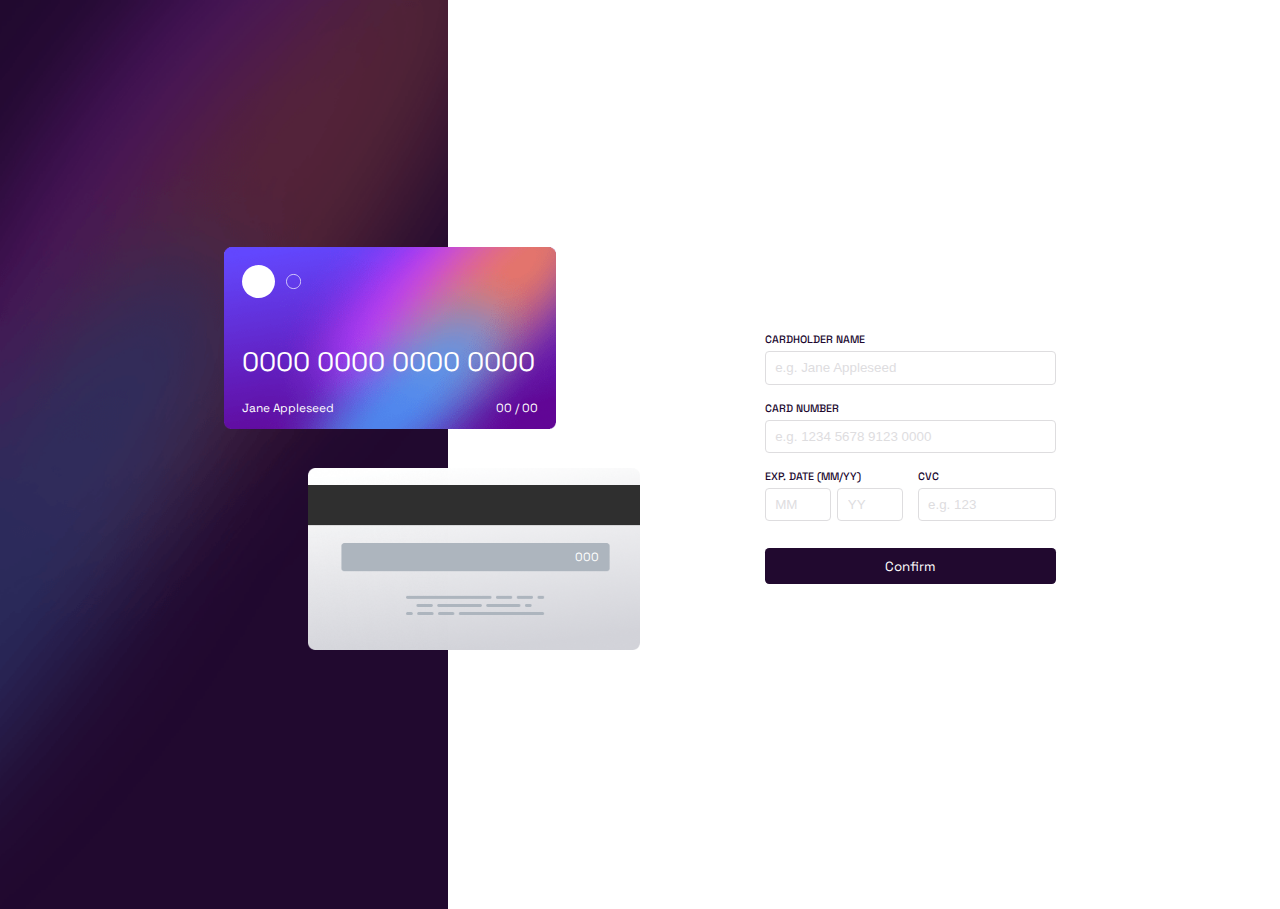
<file: index.html>
<!DOCTYPE html>
<html lang="en">
    <head>
        <meta charset="UTF-8" />
        <meta name="viewport" content="width=device-width, initial-scale=1.0" />
        <!-- displays site properly based on user's device -->

        <link
            rel="icon"
            type="image/png"
            sizes="32x32"
            href="./images/favicon-32x32.png"
        />

        <!-- Google Fonts -->
        <link rel="preconnect" href="https://fonts.googleapis.com" />
        <link rel="preconnect" href="https://fonts.gstatic.com" crossorigin />
        <link
            href="https://fonts.googleapis.com/css2?family=Space+Grotesk:wght@400;500;700&display=swap"
            rel="stylesheet"
        />

        <!-- My styles -->
        <link rel="stylesheet" href="./styles.css" />
        <!-- My scripts -->
        <script src="./javascripts/validate.js" defer></script>
        <script src="./javascripts/onchange.js" defer></script>

        <title>Frontend Mentor | Interactive card details form</title>
    </head>
    <body>
        <img class="background-img" alt="" />
        <main class="card-details">
            <div class="my-card">
                <div class="front">
                    <img src="./images/bg-card-front.png" alt="" />
                    <div class="inner-content">
                        <img
                            src="./images/card-logo.svg"
                            alt=""
                            class="circles"
                        />
                        <div class="text">
                            <div class="card-number">0000 0000 0000 0000</div>
                            <div class="name-and-exp">
                                <p class="name">Jane Appleseed</p>
                                <p class="exp-date">
                                    <span class="month">00</span>
                                    /
                                    <span class="year">00</span>
                                </p>
                            </div>
                        </div>
                    </div>
                </div>
                <div class="back">
                    <img src="./images/bg-card-back.png" alt="" />
                    <div class="cvc-number">000</div>
                </div>
            </div>
            <div class="details">
                <div class="my-container">
                    <form action="" novalidate>
                        <label for="name">Cardholder Name</label>
                        <input
                            type="text"
                            name="name"
                            id="name"
                            placeholder="e.g. Jane Appleseed"
                            required
                        />
                        <p class="name error-message">Don't!</p>

                        <label for="number-inp">Card Number</label>
                        <input
                            type="text"
                            name="number-inp"
                            id="number-inp"
                            placeholder="e.g. 1234 5678 9123 0000"
                            required
                        />
                        <p class="number-inp error-message">Don't!</p>

                        <div class="d-flex exp-cvc">
                            <div class="exp-inp">
                                <label for="month">Exp. Date (MM/YY)</label>
                                <div class="d-flex">
                                    <input
                                        type="number"
                                        name="month"
                                        id="month"
                                        placeholder="MM"
                                        min="1"
                                        max="12"
                                        required
                                    />
                                    <input
                                        type="number"
                                        name="year"
                                        id="year"
                                        placeholder="YY"
                                        required
                                    />
                                </div>
                                <p class="exp-inp error-message">Don't!</p>
                            </div>
                            <div class="cvc">
                                <label for="cvc">CVC</label>
                                <input
                                    type="number"
                                    name="cvc"
                                    id="cvc"
                                    placeholder="e.g. 123"
                                    required
                                />
                                <p class="cvc error-message">Don't!</p>
                            </div>
                        </div>

                        <button class="submit-btn">Confirm</button>
                    </form>
                </div>
            </div>
        </main>
    </body>
</html>
</file>
<file: styles.css>
*,
::after,
::before {
    box-sizing: border-box;
}

:root {
    --light-greyish: hsl(270, 3%, 87%);
    --dark-greyish: hsl(279, 6%, 55%);
    --violet: hsl(278, 68%, 11%);
    --font: "Space Grotesk", sans-serif;
    --error: hsl(0, 100%, 66%);
    --border: linear-gradient(hsl(249, 99%, 64%), hsl(278, 94%, 30%));
}

body {
    margin: 0;
    display: grid;
    place-items: center;
    min-height: 100vh;
    font-family: var(--font);
}

img {
    pointer-events: none;
}

.d-flex {
    display: flex;
}

/* -----------------background Image----------------------- */
.background-img {
    content: url("./images/bg-main-desktop.png");
    position: absolute;
    top: 0;
    left: 0;
    height: 101%;
    width: 35%;
    z-index: -10;
}

/* -----------------general----------------------- */
.absolute {
    position: absolute;
}

main.card-details {
    max-width: 1200px;
    width: 65%;
    display: flex;
    gap: 15%;
    font-size: 1rem;
}

/* ---------------------Card------------------ */
.my-card {
    width: 100%;
    color: white;
    display: flex;
    gap: 3em;
    flex-direction: column;
}

/* Front */
.my-card .front {
    position: relative;
}

.circles {
    width: 5em;
}

.my-card .front .inner-content {
    top: 0;
    left: 0;
    position: absolute;
    max-width: 27.9em;
    width: 100%;
    padding: 1.5em 1.5em 0;
}
.my-card .front > img {
    max-width: 27.9em;
    width: 100%;
}

.front .inner-content .text {
    margin: 3.7em auto 0;
}

.card-number {
    font-size: 2.25em;
}

.name-and-exp {
    display: flex;
    justify-content: space-between;
    margin-top: 0.7em;
}

/* Back */
.my-card .back {
    margin-left: auto;
    position: relative;
}

.my-card .back > img {
    max-width: 27.9em;
    width: 100%;
}

.back .cvc-number {
    top: 44%;
    right: 12.5%;
    position: absolute;
}

/* -----------------details------------------ */
.details {
    width: 70%;
    display: grid;
    place-items: center;
}

.my-container {
    width: 100%;
}

.my-container label {
    text-transform: uppercase;
    color: var(--violet);
    font-size: 0.9em;
    font-weight: 500;
    display: inline-block;
    margin: 1.5em 0 0.5em 0;
}

/* Remove arrows from input type number  */
.my-container input[type="number"]::-webkit-inner-spin-button,
.my-container input[type="number"]::-webkit-outer-spin-button {
    -webkit-appearance: none;
    -moz-appearance: none;
    appearance: none;
    margin: 0;
}

.my-container input {
    width: 100%;
    display: block;
    border: 0.1em solid var(--light-greyish);
    border-radius: 0.3em;
    font-size: 1.125em;
    padding: 0.6em 0 0.6em 0.7em;
}

.my-container input::placeholder {
    color: var(--light-greyish);
}

.my-container input:focus {
    border: 0.1em solid var(--violet);
}

.error-message {
    display: none;
    font-size: 0.75em;
    margin: 0.3em 0 0 0;
    color: red;
}

.exp-cvc {
    gap: 5%;
}

.exp-inp {
    width: 100%;
}

.exp-inp .d-flex {
    gap: 5%;
}

.cvc {
    width: 100%;
}

.submit-btn {
    margin-top: 2em;
    padding: 0.7em;
    color: white;
    font-size: 1.125em;
    font-family: var(--font);
    background-color: var(--violet);
    border-radius: 0.312em;
    border: 0;
    width: 100%;
    cursor: pointer;
}

/* -----------------Media Queries------------------ */

@media (max-width: 1700px) {
    main.card-details {
        font-size: clamp(0.5rem, 0.93vw, 1rem);
    }
}

@media (max-width: 690px) {
    main.card-details {
        font-size: clamp(0.4rem, 0.5rem, 0.7rem);
        max-width: 352px;
    }

    .card-details {
        flex-direction: column;
        align-items: center;
    }

    .background-img {
        width: 100%;
        height: 37%;
        content: url("./images/bg-main-mobile.png");
    }

    .my-card {
        flex-direction: column-reverse;
        gap: 0;
    }

    .front {
        transform: translate(2.5em, -7em);
        z-index: 2;
    }
}
</file>
